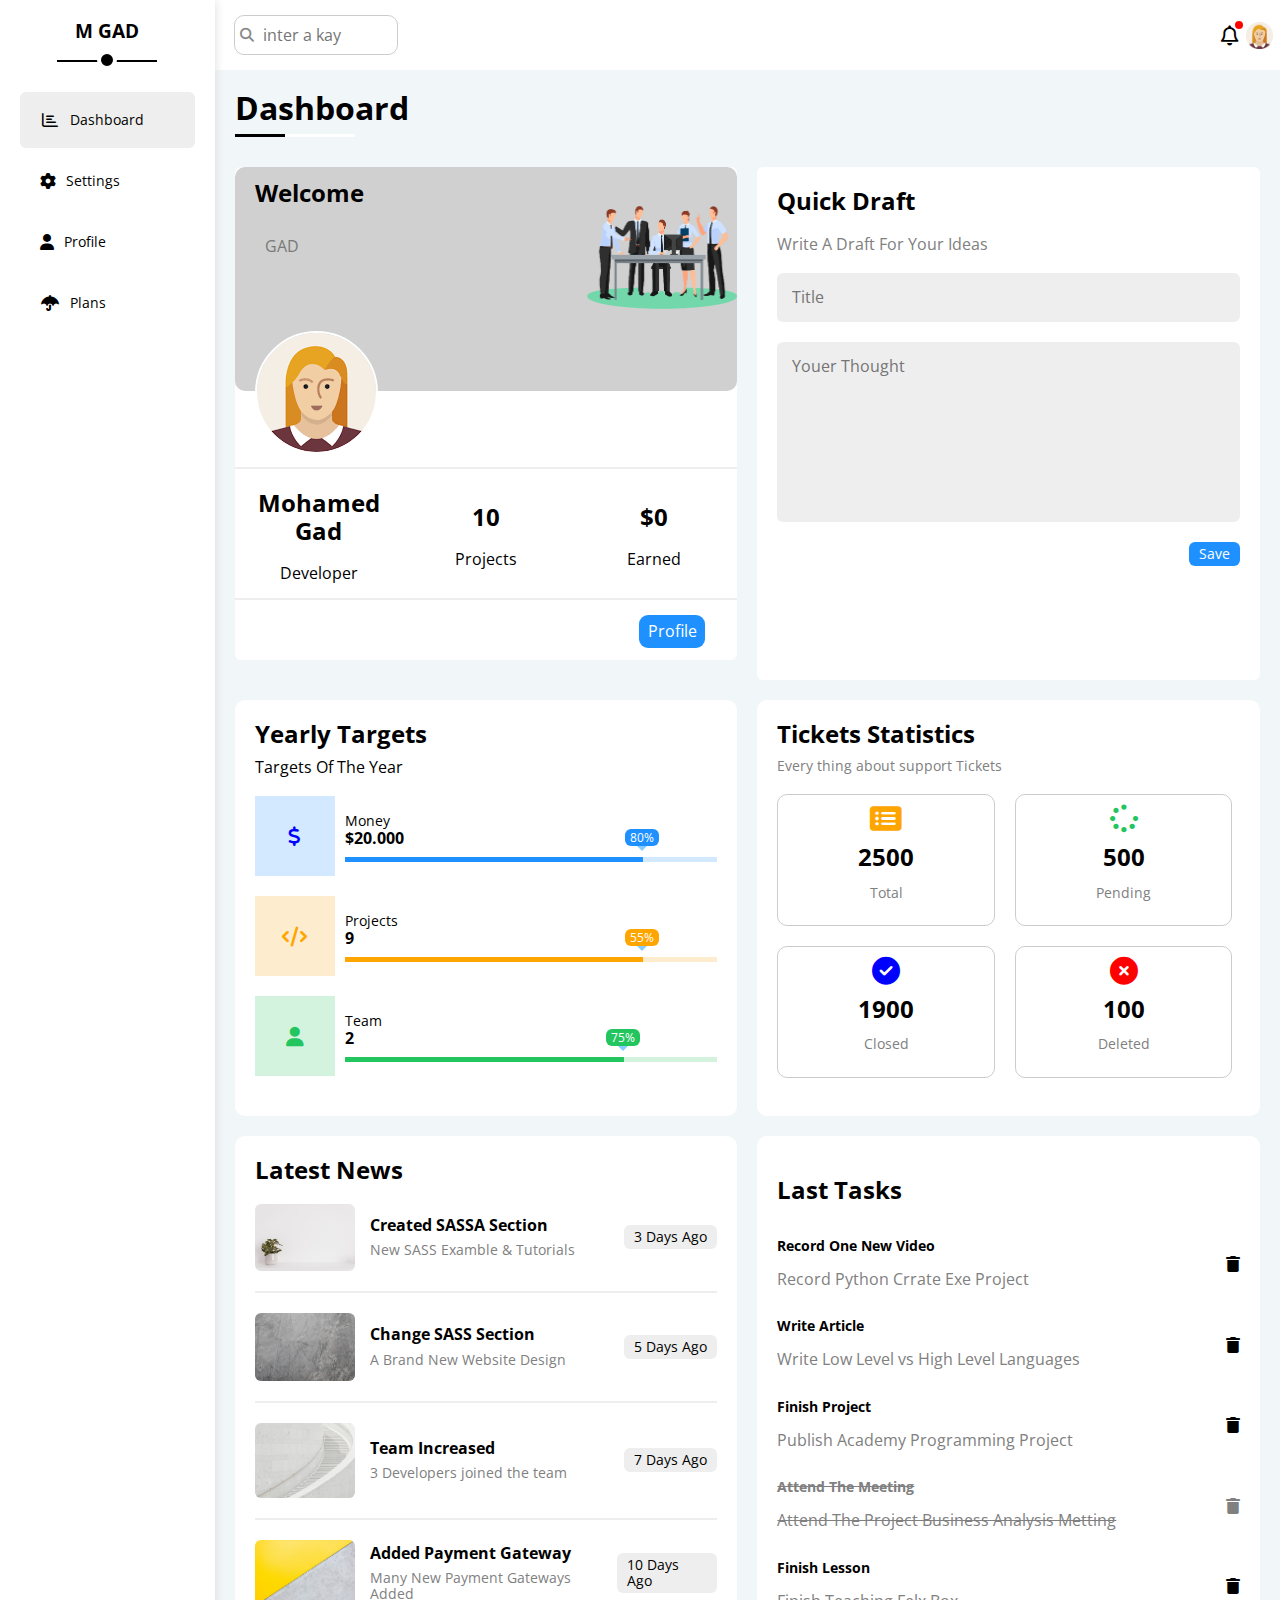
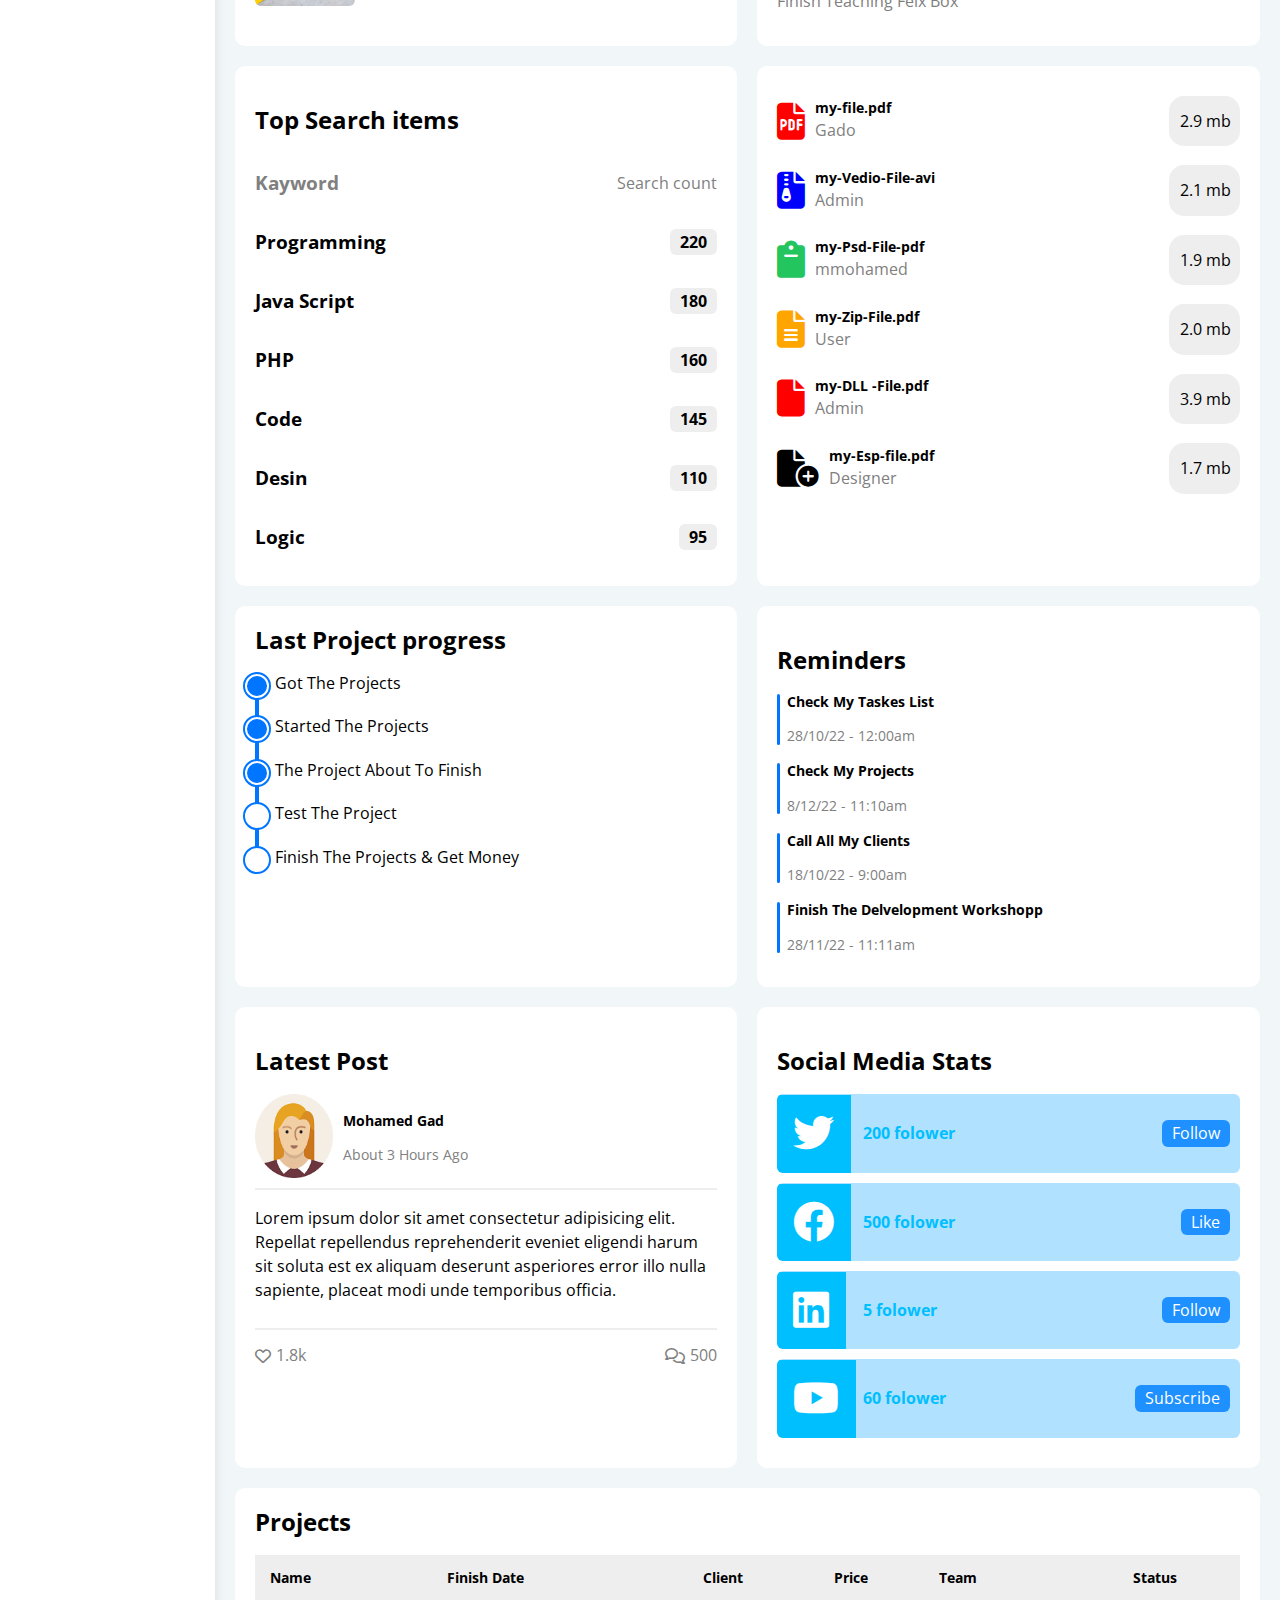
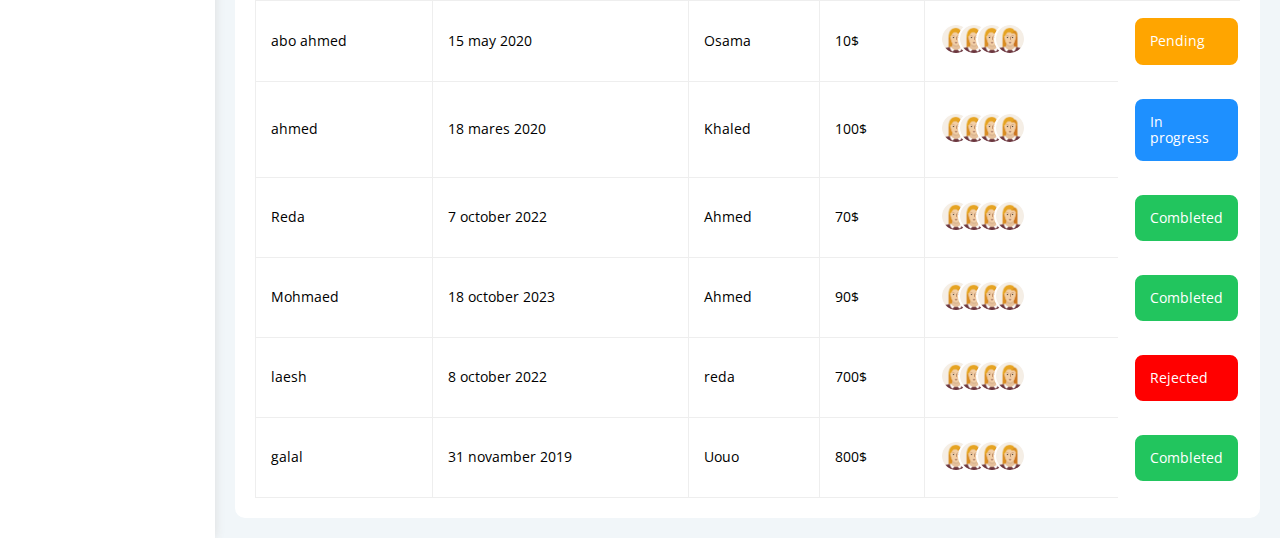
<file: index.html>
<!DOCTYPE html>
<html>


<head>
    <meta charset="utf-8" />

    <meta name="description" content=" " />

    <title>Dashboard</title>
    <link rel="stylesheet" href="css/framework.css">
    <link rel="stylesheet" href="css/style.css">

    <link rel="icon" href="">

    <link rel="preconnect" href="https://fonts.gstatic.com" crossorigin>
    <link href="https://fonts.googleapis.com/css2?family=Work+Sans:wght@200;300;400;500;600;700;800&display=swap"
        rel="stylesheet">
    <link rel="stylesheet" href="css/all.min.css">
    <link rel="preconnect" href="https://fonts.googleapis.com">
    <link rel="preconnect" href="https://fonts.gstatic.com" crossorigin>
    <link
        href="https://fonts.googleapis.com/css2?family=Open+Sans:wght@400;700&family=Work+Sans:wght@200;300;400;500;600;700;800&display=swap"
        rel="stylesheet">
    <link rel="stylesheet" href="css/normalize.css">

</head>

<body>
    <div class="page d-felx">
        <div class="sidebar bg-white p-20 p-relative">
            <h3 class="p-relative txt-c mt-0">M GAD</h3>
            <ul>
                <li>
                    <a href="index.html" class="active d-felx align-center c-balck rad-6 p-20 ">
                        <i class="fa-regular fa-chart-bar fa-fw"></i>
                        <span>Dashboard</span>
                    </a>
                </li>
                <li>
                    <a href="Setting.html" class=" d-felx align-center c-balck rad-6 p-20 ">
                        <i class="fa-solid fa-gear"></i>
                        <span>Settings</span>
                    </a>
                </li>
                <li>
                    <a href="Profile.html" class=" d-felx align-center c-balck rad-6 p-20 ">
                        <i class="fa-solid fa-user"></i>
                        <span>Profile</span>
                    </a>
                </li>
                <li>
                    <a href="PLan.html" class=" d-felx align-center c-balck rad-6 p-20 ">
                        <i class="fa-sharp fa-solid fa-umbrella"></i>
                        <span>Plans</span>
                    </a>
                </li>
            </ul>
        </div>
        <div class=" content w-full">
            <div class="head bg-white between-felx p-15">
                <div class="search p-relative">
                    <input class="p-10" type="search" placeholder="inter a kay">
                </div>
                <div class="icons d-felx align-center">
                    <span class="notifaction p-relative ">
                        <i class="fa-regular fa-bell fa-lg"></i>
                    </span>
                    <img src="image/avatar.png" alt="">
                </div>
            </div>
            <h1 class="p-relative">Dashboard</h1>
            <div class="wrapper bg-white d-grid gap-20 ">
                <div class="welcome bg-white p-relative rad-6 mb-20 pb-20 mobile-pb-20">
                    <div class="intro mt-0">
                        <h2 class="m-20 mt-0 pt-12">Welcome</h2>
                        <p class="m-20 p-10 font-c">GAD</p>
                        <img src="image/handcheck-removebg-preview.png" class="handcheck hide-mobile" alt="handcheck">
                    </div>
                    <img src="image/avatar.png" class="avatar hide-mobile" alt="avatar">
                    <div class="ruslt d-felx txt-c block-mobile">
                        <div class="">
                            <h2>Mohamed Gad</h2>
                            <p>Developer</p>
                        </div>
                        <div class="">
                            <h2>10</h2>
                            <p>Projects</p>
                        </div>
                        <div class="">
                            <h2>$0</h2>
                            <p>Earned</p>
                        </div>
                    </div>
                    <ul class="">
                        <li>
                            <a href="Profile">Profile</a>
                        </li>
                    </ul>
                </div>
                <div class="Quick-Draft bg-white p-20 rad-6">
                    <h2 class="mt-0 mb-20">Quick Draft</h2>
                    <p class="mt-0 mb-20 c-gray">Write A Draft For Your Ideas </p>
                    <form>
                        <input type="text" class="mb-20 p-15 bg-eee w-full b-none rad-6 d-block " placeholder="Title">
                        <textarea class="mb-20 p-15 bg-eee w-full b-none rad-6 d-block"
                            placeholder="Youer Thought"></textarea>
                        <input type="submit" value="Save"
                            class="save bg-blue fs-14 c-white b-none d-block w-fit btn-shape">
                    </form>
                </div>
                <div class="targets p-20 bg-white rad-10">
                    <h2 class="mt-0 mb-10">Yearly Targets</h2>
                    <p class="mt-0 mb-20 c-grey fs-15">Targets Of The Year</p>
                    <div class="target-row mb-20 blue center-flex">
                        <div class="icon center-flex">
                            <i class="fa-solid fa-dollar-sign fa-lg c-blue"></i>
                        </div>
                        <div class="details">
                            <span class="fs-14 c-grey">Money</span>
                            <span class="d-block mt-5 mb-10 fw-bold">$20.000</span>
                            <div class="progress p-relative">
                                <span class="bg-blue blue" style="width: 80%">
                                    <span class="bg-blue">80%</span>
                                </span>
                            </div>
                        </div>
                    </div>
                    <div class="target-row mb-20 center-flex orange">
                        <div class="icon center-flex">
                            <i class="fa-solid fa-code fa-lg c-orange"></i>
                        </div>
                        <div class="details">
                            <span class="fs-14 c-grey">Projects</span>
                            <span class="d-block mt-5 mb-10 fw-bold">9</span>
                            <div class="progress p-relative">
                                <span class="bg-orange orange" style="width: 80%">
                                    <span class="bg-orange">55%</span>
                                </span>
                            </div>
                        </div>
                    </div>
                    <div class="target-row mb-20 center-flex green">
                        <div class="icon center-flex">
                            <i class="fa-solid fa-user fa-lg c-green"></i>
                        </div>
                        <div class="details">
                            <span class="fs-14 c-grey">Team</span>
                            <span class="d-block mt-5 mb-10 fw-bold">2</span>
                            <div class="progress p-relative">
                                <span class="bg-green green" style="width: 75%">
                                    <span class="bg-green">75%</span>
                                </span>
                            </div>
                        </div>
                    </div>
                </div>
                <div class="tickets rad-10 bg-white p-20">
                    <h2 class="mt-0 mb-10 ">Tickets Statistics</h2>
                    <p class="mt-0 mb-20 c-gray fs-14 ">Every thing about support Tickets</p>
                    <div class="d-felx f-wrap txt-c gap-20 ">
                        <div class="box c-gray fs-14 p-10 rad-10">
                            <i class="fa-solid fa-rectangle-list fa-2x mb-10 c-orange"></i>
                            <span class="fw-bold fs-24 c-black d-block mb-10">2500</span>
                            <p class="c-gray">Total</p>
                        </div>
                        <div class="box c-gray fs-14 p-10 rad-10">
                            <i class="fa-solid fa-spinner fa-2x mb-10 c-green"></i>
                            <span class="fw-bold fs-24 c-black d-block mb-10">500</span>
                            <p class="c-gray">Pending</p>
                        </div>
                        <div class="box c-gray fs-14 p-10 rad-10">
                            <i class="fa-solid fa-circle-check fa-2x mb-10 c-blue"></i>
                            <span class="fw-bold fs-24 c-black d-block mb-10">1900</span>
                            <p class="c-gray">Closed</p>
                        </div>
                        <div class="box c-gray fs-14 p-10 rad-10">
                            <i class="fa-solid fa-circle-xmark fa-2x mb-10 c-red"></i>
                            <span class="fw-bold fs-24 c-black d-block mb-10">100</span>
                            <p class="c-gray">Deleted</p>
                        </div>
                    </div>
                </div>
                <div class="last-news rad-10 bg-white txt-c-mobile p-20">
                    <h2 class="mt-0 mb-20 ">Latest News</h2>
                    <div class="news-rows d-felx align-center">
                        <img src="image/news 01.jpg" alt="">
                        <div class="info">
                            <h3>Created SASSA Section</h3>
                            <p class="fs-14 c-gray m-0">New SASS Examble & Tutorials</p>
                        </div>
                        <div class="btn-shape fs-14 bg-eee lable">3 Days Ago</div>
                    </div>
                    <div class="news-rows d-felx align-center">
                        <img src="image/news 02.jpg" alt="">
                        <div class="info">
                            <h3>Change SASS Section</h3>
                            <p class="fs-14 c-gray m-0">A Brand New Website Design</p>
                        </div>
                        <div class="btn-shape fs-14 bg-eee lable">5 Days Ago</div>
                    </div>
                    <div class="news-rows d-felx align-center">
                        <img src="image/news 03.jpg" alt="">
                        <div class="info">
                            <h3>Team Increased</h3>
                            <p class="fs-14 c-gray m-0">3 Developers joined the team </p>
                        </div>
                        <div class="btn-shape fs-14 bg-eee lable">7 Days Ago</div>
                    </div>
                    <div class="news-rows d-felx align-center">
                        <img src="image/news 04.jpg" alt="">
                        <div class="info">
                            <h3>Added Payment Gateway</h3>
                            <p class="fs-14 c-gray m-0">Many New Payment Gateways Added</p>
                        </div>
                        <div class="btn-shape fs-14 bg-eee lable">10 Days Ago</div>
                    </div>
                </div>
                <div class="tasks bg-white rad-10 p-20 txt-c-mobile">
                    <h2 class="c-black">Last Tasks</h2>
                    <div class="task-row d-felx align-center">
                        <div class="info fx-1">
                            <h3 class="c-black fw-bold fs-14">Record One New Video</h3>
                            <p class="c-gray ">Record Python Crrate Exe Project</p>
                        </div>
                        <i class="fa-solid fa-trash c-balck"></i>
                    </div>
                    <div class="task-row d-felx align-center">
                        <div class="info fx-1">
                            <h3 class="c-black fw-bold fs-14">Write Article</h3>
                            <p class="c-gray ">Write Low Level vs High Level Languages</p>
                        </div>
                        <i class="fa-solid fa-trash c-balck"></i>
                    </div>
                    <div class="task-row d-felx align-center">
                        <div class="info fx-1">
                            <h3 class="c-black fw-bold fs-14">Finish Project</h3>
                            <p class="c-gray ">Publish Academy Programming Project</p>
                        </div>
                        <i class="fa-solid fa-trash c-balck"></i>
                    </div>
                    <div class="task-row d-felx align-center">
                        <div class="info fx-1">
                            <h3 class="c-gray fw-bold fs-14"><del>Attend The Meeting</del> </h3>
                            <p class="c-gray "><del>Attend The Project Business Analysis Metting</del></p>
                        </div>
                        <i class="fa-solid fa-trash c-gray"></i>
                    </div>
                    <div class="task-row d-felx align-center">
                        <div class="info fx-1">
                            <h3 class="c-black fw-bold fs-14">Finish Lesson </h3>
                            <p class="c-gray ">Finish Teaching Felx Box</p>
                        </div>
                        <i class="fa-solid fa-trash c-balck"></i>
                    </div>
                </div>
                <div class="search-items  bg-white rad-10 p-20 ">
                    <h2 class="c-black">Top Search items</h2>
                    <div class="search-row d-felx align-center">
                        <div class="info fx-1">
                            <h3 class="c-gray">Kayword</h3>
                        </div>
                        <div>
                            <p class="c-gray fs-15 ">Search count</p>
                        </div>
                    </div>
                    <div class="search-row d-felx align-center">
                        <div class="info fx-1">
                            <h3 class="c-black ">Programming</h3>
                        </div>
                        <div>
                            <p class="c-black fs-15 btn-shape bg-eee fw-bold">220</p>
                        </div>
                    </div>
                    <div class="search-row d-felx align-center">
                        <div class="info fx-1">
                            <h3 class="c-black">Java Script</h3>
                        </div>
                        <div>
                            <p class="c-black fs-15 btn-shape bg-eee fw-bold">180</p>
                        </div>
                    </div>
                    <div class="search-row d-felx align-center">
                        <div class="info fx-1">
                            <h3 class="c-black">PHP</h3>
                        </div>
                        <div>
                            <p class="c-black fs-15 btn-shape bg-eee fw-bold">160</p>
                        </div>
                    </div>
                    <div class="search-row d-felx align-center">
                        <div class="info fx-1">
                            <h3 class="c-black">Code</h3>
                        </div>
                        <div>
                            <p class="c-black fs-15 btn-shape bg-eee fw-bold">145 </p>
                        </div>
                    </div>
                    <div class="search-row d-felx align-center">
                        <div class="info fx-1">
                            <h3 class="c-black">Desin </h3>
                        </div>
                        <div>
                            <p class="c-black fs-15 btn-shape bg-eee fw-bold">110</p>
                        </div>
                    </div>
                    <div class="search-row d-felx align-center">
                        <div class="info fx-1">
                            <h3 class="c-black">Logic</h3>
                        </div>
                        <div>
                            <p class="c-black fs-15 btn-shape bg-eee fw-bold">95</p>
                        </div>
                    </div>
                </div>
                <div class="latest-uploade bg-white rad-10 p-20">
                    <div class="uploade-row d-felx align-center">
                        <i class="fa-solid fa-file-pdf fa-2x c-red "></i>
                        <div class="info fx-1">
                            <H3 class="c-black fs-14">my-file.pdf</H3>
                            <p class="c-gray">Gado</p>
                        </div>
                        <div class=" bg-eee lable">
                            <p>2.9 mb</p>
                        </div>
                    </div>
                    <div class="uploade-row d-felx align-center">
                        <i class="fa-solid fa-file-zipper c-blue"></i>
                        <div class="info fx-1">
                            <H3 class="c-black fs-14">my-Vedio-File-avi</H3>
                            <p class="c-gray">Admin</p>
                        </div>
                        <div class=" bg-eee lable">
                            <p>2.1 mb</p>
                        </div>
                    </div>
                    <div class="uploade-row d-felx align-center">
                        <i class="fa-regular fa-clipboard c-green"></i>
                        <div class="info fx-1">
                            <H3 class="c-black fs-14">my-Psd-File-pdf</H3>
                            <p class="c-gray">mmohamed</p>
                        </div>
                        <div class=" bg-eee lable">
                            <p>1.9 mb</p>
                        </div>
                    </div>
                    <div class="uploade-row d-felx align-center">
                        <i class="fa-solid fa-file-lines c-orange"></i>
                        <div class="info fx-1">
                            <H3 class="c-black fs-14">my-Zip-File.pdf</H3>
                            <p class="c-gray">User</p>
                        </div>
                        <div class=" bg-eee lable">
                            <p>2.0 mb</p>
                        </div>
                    </div>
                    <div class="uploade-row d-felx align-center">
                        <i class="fa-solid fa-file c-red"></i>
                        <div class="info fx-1">
                            <H3 class="c-black fs-14">my-DLL -File.pdf</H3>
                            <p class="c-gray">Admin</p>
                        </div>
                        <div class=" bg-eee lable">
                            <p>3.9 mb</p>
                        </div>
                    </div>
                    <div class="uploade-row d-felx align-center">
                        <i class="fa-solid fa-file-circle-plus c-black"></i>
                        <div class="info fx-1">
                            <H3 class="c-black fs-14">my-Esp-file.pdf</H3>
                            <p class="c-gray">Designer</p>
                        </div>
                        <div class=" bg-eee lable">
                            <p>1.7 mb</p>
                        </div>
                    </div>
                </div>
                <div class="last-project bg-white rad-10 p-20 p-relative">
                    <h2 class="mt-0 mb-20 c-balck">Last Project progress</h2>
                    <ul class="p-relative">
                        <li class="done mb-25">Got The Projects</li>
                        <li class="done mb-25">Started The Projects</li>
                        <li class="done mb-25">The Project About To Finish</li>
                        <li class="currant mb-25">Test The Project</li>
                        <li class="mb-25">Finish The Projects & Get Money</li>
                    </ul>
                </div>
                <div class="reminder bg-white rad-10 p-20">
                    <h2>Reminders</h2>
                    <div class="ckecked p-relative">
                        <h4 class="fs-14 ml-10">Check My Taskes List</h4>
                        <p class="fs-14 c-gray ml-10">28/10/22 - 12:00am</p>
                    </div>
                    <div class="ckecked p-relative">
                        <h4 class="fs-14 ml-10">Check My Projects</h4>
                        <p class="fs-14 c-gray ml-10">8/12/22 - 11:10am</p>
                    </div>
                    <div class="ckecked p-relative">
                        <h4 class="fs-14 ml-10">Call All My Clients</h4>
                        <p class="fs-14 c-gray ml-10">18/10/22 - 9:00am</p>
                    </div>
                    <div class="ckecked p-relative">
                        <h4 class="fs-14 ml-10">Finish The Delvelopment Workshopp</h4>
                        <p class="fs-14 c-gray ml-10">28/11/22 - 11:11am</p>
                    </div>
                </div>
                <div class="latest-post bg-white rad-10 p-20">
                    <h2>Latest Post</h2>
                    <div class="about d-felx">
                        <img src="image/avatar.png" alt="">
                        <div class="info ml-10">
                            <H4 class="fs-14 ">Mohamed Gad</H4>
                            <p class="c-gray fs-14">About 3 Hours Ago</p>
                        </div>
                    </div>
                    <div class="post">
                        <div class="about">
                            <p>Lorem ipsum dolor sit amet consectetur adipisicing elit. Repellat repellendus
                                reprehenderit eveniet eligendi harum sit soluta est ex aliquam deserunt asperiores error
                                illo nulla sapiente, placeat modi unde temporibus officia.</p>
                        </div>
                    </div>
                    <div class="foter between-felx">
                        <div class="lol d-felx">
                            <i class="fa-regular fa-heart c-gray"></i>
                            <p class="c-gray">1.8k</p>
                        </div>
                        <div class="d-felx">
                            <i class="fa-regular fa-comments c-gray"></i>
                            <p class="c-gray">500</p>
                        </div>
                    </div>
                </div>
                <div class="social-media  bg-white rad-10 p-20">
                    <h2>Social Media Stats</h2>
                    <div class="content d-felx between-felx bg-blue2 p-10 rad-6 ov-flow mb-10">
                        <div class="right d-felx p-relative ">
                            <i class="fa-brands fa-twitter "></i>
                            <p class="c-blue fw-bold">200 folower</p>
                        </div>
                        <div class="">
                            <p class="btn-shape bg-blue c-white">Follow</p>
                        </div>
                    </div>
                    <div class="content d-felx between-felx bg-blue2 p-10 rad-6 ov-flow mb-10">
                        <div class="right d-felx p-relative">
                            <i class="fa-brands fa-facebook"></i>
                            <p class="c-blue fw-bold">500 folower</p>
                        </div>
                        <div class="">
                            <p class="btn-shape bg-blue c-white">Like</p>
                        </div>
                    </div>
                    <div class="content d-felx between-felx bg-blue2 p-10 rad-6 ov-flow mb-10">
                        <div class="right d-felx p-relative">
                            <i class="fa-brands fa-linkedin"></i>
                            <p class="c-blue fw-bold">5 folower</p>
                        </div>
                        <div class="">
                            <p class="btn-shape bg-blue c-white">Follow</p>
                        </div>
                    </div>
                    <div class="content d-felx between-felx bg-blue2 p-10 rad-6 ov-flow mb-10">
                        <div class="right d-felx p-relative">
                            <i class="fa-brands fa-youtube bg-red"></i>
                            <p class="c-red fw-bold">60 folower</p>
                        </div>
                        <div class="">
                            <p class="btn-shape bg-blue c-white">Subscribe</p>
                        </div>
                    </div>
                </div>
            </div>
            <!-- start Project -->
            <div class="projects p-20 rad-10 bg-white m-20">
                <h2 class="mt-0 mb-20">Projects</h2>
                <div class="responsive-table">
                    <table class="w-full fs-14">
                        <thead>
                            <tr>
                                <td>Name</td>
                                <td>Finish Date</td>
                                <td>Client</td>
                                <td>Price</td>
                                <td>Team</td>
                                <td>Status</td>
                            </tr>
                        </thead>
                        <tbody>
                            <tr>
                                <td>abo ahmed</td>
                                <td>15 may 2020</td>
                                <td>Osama</td>
                                <td>10$</td>
                                <td>
                                    <img src="image/avatar.png" alt="">
                                    <img src="image/avatar.png" alt="">
                                    <img src="image/avatar.png" alt="">
                                    <img src="image/avatar.png" alt="">
                                </td>
                                <td class="botton bg-orange btn-shape c-white">Pending</td>
                            </tr>
                            <tr>
                                <td>ahmed</td>
                                <td>18 mares 2020</td>
                                <td>Khaled</td>
                                <td>100$</td>
                                <td>
                                    <img src="image/avatar.png" alt="">
                                    <img src="image/avatar.png" alt="">
                                    <img src="image/avatar.png" alt="">
                                    <img src="image/avatar.png" alt="">
                                </td>
                                <td class="botton bg-blue btn-shape c-white">In progress</td>
                            </tr>
                            <tr>
                                <td>Reda </td>
                                <td>7 october 2022</td>
                                <td>Ahmed</td>
                                <td>70$</td>
                                <td>
                                    <img src="image/avatar.png" alt="">
                                    <img src="image/avatar.png" alt="">
                                    <img src="image/avatar.png" alt="">
                                    <img src="image/avatar.png" alt="">
                                </td>
                                <td class="botton bg-green btn-shape c-white">Combleted</td>
                            </tr>
                            <tr>
                                <td>Mohmaed</td>
                                <td>18 october 2023</td>
                                <td>Ahmed</td>
                                <td>90$</td>
                                <td>
                                    <img src="image/avatar.png" alt="">
                                    <img src="image/avatar.png" alt="">
                                    <img src="image/avatar.png" alt="">
                                    <img src="image/avatar.png" alt="">
                                </td>
                                <td class="botton bg-green btn-shape c-white">Combleted</td>
                            </tr>
                            <tr>
                                <td>laesh</td>
                                <td>8 october 2022</td>
                                <td>reda</td>
                                <td>700$</td>
                                <td>
                                    <img src="image/avatar.png" alt="">
                                    <img src="image/avatar.png" alt="">
                                    <img src="image/avatar.png" alt="">
                                    <img src="image/avatar.png" alt="">
                                </td>
                                <td class="botton bg-red btn-shape c-white">Rejected</td>
                            </tr>
                            <tr>
                                <td>galal</td>
                                <td>31 novamber 2019</td>
                                <td>Uouo</td>
                                <td>800$</td>
                                <td>
                                    <img src="image/avatar.png" alt="">
                                    <img src="image/avatar.png" alt="">
                                    <img src="image/avatar.png" alt="">
                                    <img src="image/avatar.png" alt="">
                                </td>
                                <td class="botton bg-green btn-shape c-white">Combleted</td>
                            </tr>
                        </tbody>
                    </table>
                </div>
            </div>
            <!-- End Project -->
        </div>
</body>
</file>
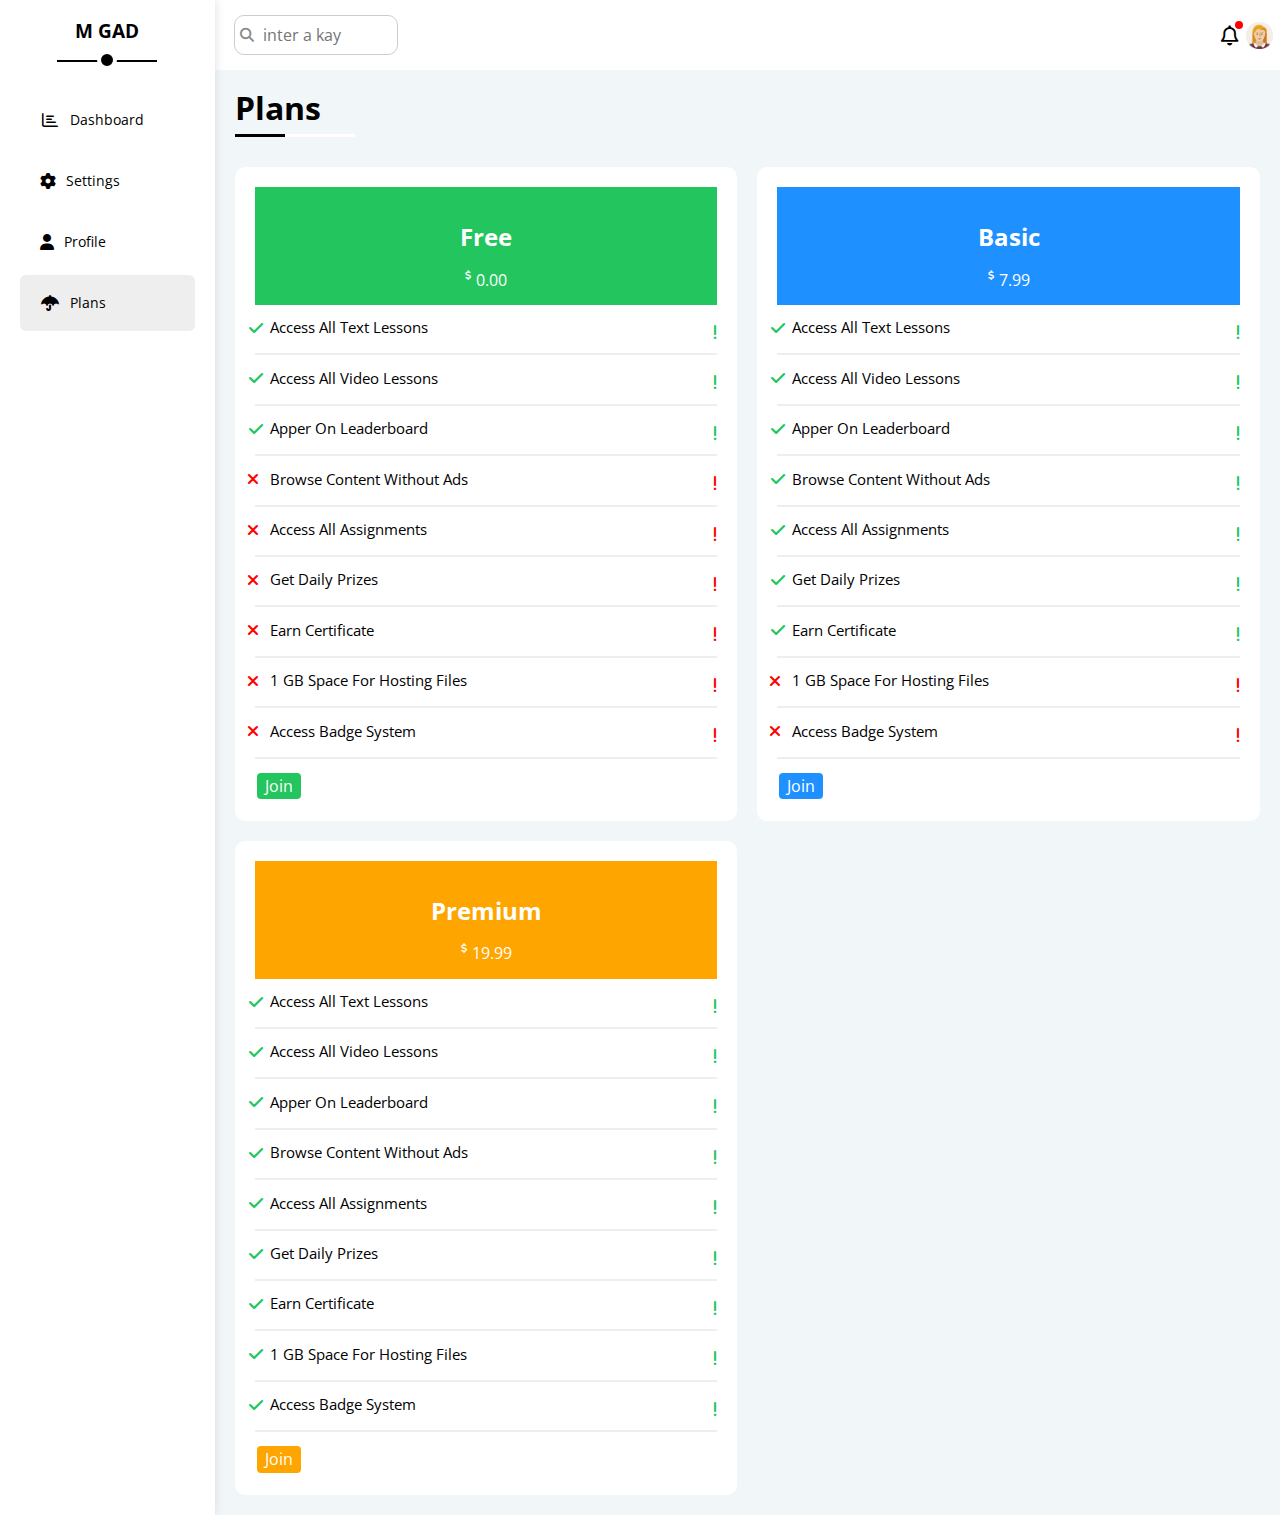
<file: PLan.html>
<!DOCTYPE html>
<html>


<head>
    <meta charset="utf-8" />

    <meta name="description" content=" " />

    <title>Profile</title>
    <link rel="stylesheet" href="css/framework.css">
    <link rel="stylesheet" href="css/style.css">

    <link rel="icon" href="">

    <link rel="preconnect" href="https://fonts.gstatic.com" crossorigin>
    <link href="https://fonts.googleapis.com/css2?family=Work+Sans:wght@200;300;400;500;600;700;800&display=swap"
        rel="stylesheet">
    <link rel="stylesheet" href="css/all.min.css">
    <link rel="preconnect" href="https://fonts.googleapis.com">
    <link rel="preconnect" href="https://fonts.gstatic.com" crossorigin>
    <link
        href="https://fonts.googleapis.com/css2?family=Open+Sans:wght@400;700&family=Work+Sans:wght@200;300;400;500;600;700;800&display=swap"
        rel="stylesheet">
    <link rel="stylesheet" href="css/normalize.css">

</head>

<body>
    <div class="page d-felx">
        <div class="sidebar bg-white p-20 p-relative">
            <h3 class="p-relative txt-c mt-0">M GAD</h3>
            <ul>
                <li>
                    <a href="index.html" class=" d-felx align-center c-balck rad-6 p-20 ">
                        <i class="fa-regular fa-chart-bar fa-fw"></i>
                        <span>Dashboard</span>
                    </a>
                </li>
                <li>
                    <a href="Setting.html" class=" d-felx align-center c-balck rad-6 p-20 ">
                        <i class="fa-solid fa-gear"></i>
                        <span>Settings</span>
                    </a>
                </li>
                <li>
                    <a href="Profile.html" class=" d-felx align-center c-balck rad-6 p-20 ">
                        <i class="fa-solid fa-user"></i>
                        <span>Profile</span>
                    </a>
                </li>
                <li>
                    <a href="PLan.html" class="active d-felx align-center c-balck rad-6 p-20 ">
                        <i class="fa-sharp fa-solid fa-umbrella"></i>
                        <span>Plans</span>
                    </a>
                </li>
            </ul>
        </div>
        <div class=" content w-full">
            <div class="head bg-white between-felx p-15">
                <div class="search p-relative">
                    <input class="p-10" type="search" placeholder="inter a kay">
                </div>
                <div class="icons d-felx align-center">
                    <span class="notifaction p-relative ">
                        <i class="fa-regular fa-bell fa-lg"></i>
                    </span>
                    <img src="image/avatar.png" alt="">
                </div>
            </div>
            <h1 class="p-relative">Plans</h1>
            <!-- Start-plans -->
            <div class="plan-page  m-20 d-grid gap-20">
                <!-- Start-first -->
                <div class="plan-sides bg-white rad-10 p-20 ">
                    <div class="header txt-c bg-green">
                        <div>
                            <h2>Free</h2>
                            <i class="fa-solid fa-dollar-sign"></i>
                            <span>0.00</span>
                        </div>
                    </div>
                    <div class="body mt-30">
                        <div class="d-felx">
                            <div class="upper fx-1">
                                <i class="fa-solid fa-check fx-1 c-green"></i>
                                <p>Access All Text Lessons</p>
                            </div>
                            <div class="onther p-relative"><i class="fas fa-exclamation"></i></div>
                        </div>
                    </div>
                    <div class="body mt-30">
                        <div class="d-felx">
                            <div class="upper fx-1">
                                <i class="fa-solid fa-check fx-1 c-green"></i>
                                <p>Access All Video Lessons</p>
                            </div>
                            <div class="onther p-relative"><i class="fas fa-exclamation"></i></div>
                        </div>
                    </div>
                    <div class="body mt-30">
                        <div class="d-felx">
                            <div class="upper fx-1 p-relative">
                                <i class="fa-solid fa-check fx-1 c-green"></i>
                                <p>Apper On Leaderboard</p>
                            </div>
                            <div class="onther p-relative"><i class="fas fa-exclamation"></i></div>
                        </div>
                    </div>
                    <div class="body mt-30">
                        <div class="d-felx">
                            <div class="upper fx-1 p-relative">
                                <i class="fa-solid fa-xmark c-red"></i>
                                <p>Browse Content Without Ads</p>
                            </div>
                            <div class="onther p-relative">
                                <i class="fas fa-exclamation c-red"></i>
                            </div>
                        </div>
                    </div>
                    <div class="body mt-30">
                        <div class="d-felx">
                            <div class="upper fx-1 p-relative">
                                <i class="fa-solid fa-xmark c-red"></i>
                                <p>Access All Assignments</p>
                            </div>
                            <div class="onther p-relative">
                                <i class="fas fa-exclamation c-red"></i>
                            </div>
                        </div>
                    </div>
                    <div class="body mt-30">
                        <div class="d-felx">
                            <div class="upper fx-1 p-relative">
                                <i class="fa-solid fa-xmark c-red"></i>
                                <p>Get Daily Prizes</p>
                            </div>
                            <div class="onther p-relative">
                                <i class="fas fa-exclamation c-red"></i>
                            </div>
                        </div>
                    </div>
                    <div class="body mt-30">
                        <div class="d-felx">
                            <div class="upper fx-1 p-relative">
                                <i class="fa-solid fa-xmark c-red"></i>
                                <p>Earn Certificate</p>
                            </div>
                            <div class="onther p-relative">
                                <i class="fas fa-exclamation c-red"></i>
                            </div>
                        </div>
                    </div>
                    <div class="body mt-30">
                        <div class="d-felx">
                            <div class="upper fx-1 p-relative">
                                <i class="fa-solid fa-xmark c-red"></i>
                                <p>1 GB Space For Hosting Files</p>
                            </div>
                            <div class="onther p-relative">
                                <i class="fas fa-exclamation c-red"></i>
                            </div>
                        </div>
                    </div>
                    <div class="body mt-30">
                        <div class="d-felx">
                            <div class="upper fx-1 p-relative">
                                <i class="fa-solid fa-xmark c-red"></i>
                                <p>Access Badge System</p>
                            </div>
                            <div class="onther p-relative">
                                <i class="fas fa-exclamation c-red"></i>
                            </div>
                        </div>
                    </div>
                    <button class=" btn-shap bg-green c-white rad-6">Join</button>
                </div>
                <!-- End-first -->
                <!-- Start-Sacond -->
                <div class="plan-sides bg-white rad-10 p-20 ">
                    <div class="header txt-c bg-blue">
                        <div>
                            <h2>Basic</h2>
                            <i class="fa-solid fa-dollar-sign"></i>
                            <span>7.99</span>
                        </div>
                    </div>
                    <div class="body mt-30">
                        <div class="d-felx">
                            <div class="upper fx-1">
                                <i class="fa-solid fa-check fx-1 c-green"></i>
                                <p>Access All Text Lessons</p>
                            </div>
                            <div class="onther p-relative"><i class="fas fa-exclamation"></i></div>
                        </div>
                    </div>
                    <div class="body mt-30">
                        <div class="d-felx">
                            <div class="upper fx-1">
                                <i class="fa-solid fa-check fx-1 c-green"></i>
                                <p>Access All Video Lessons</p>
                            </div>
                            <div class="onther p-relative"><i class="fas fa-exclamation"></i></div>
                        </div>
                    </div>
                    <div class="body mt-30">
                        <div class="d-felx">
                            <div class="upper fx-1 p-relative">
                                <i class="fa-solid fa-check fx-1 c-green"></i>
                                <p>Apper On Leaderboard</p>
                            </div>
                            <div class="onther p-relative"><i class="fas fa-exclamation"></i></div>
                        </div>
                    </div>
                    <div class="body mt-30">
                        <div class="d-felx">
                            <div class="upper fx-1 p-relative">
                                <i class="fa-solid fa-check fx-1 c-green"></i>
                                <p>Browse Content Without Ads</p>
                            </div>
                            <div class="onther p-relative">
                                <i class="fas fa-exclamation "></i>
                            </div>
                        </div>
                    </div>
                    <div class="body mt-30">
                        <div class="d-felx">
                            <div class="upper fx-1 p-relative">
                                <i class="fa-solid fa-check fx-1 c-green"></i>
                                <p>Access All Assignments</p>
                            </div>
                            <div class="onther p-relative">
                                <i class="fas fa-exclamation"></i>
                            </div>
                        </div>
                    </div>
                    <div class="body mt-30">
                        <div class="d-felx">
                            <div class="upper fx-1 p-relative">
                                <i class="fa-solid fa-check fx-1 c-green"></i>
                                <p>Get Daily Prizes</p>
                            </div>
                            <div class="onther p-relative">
                                <i class="fas fa-exclamation "></i>
                            </div>
                        </div>
                    </div>
                    <div class="body mt-30">
                        <div class="d-felx">
                            <div class="upper fx-1 p-relative">
                                <i class="fa-solid fa-check fx-1 c-green"></i>
                                <p>Earn Certificate</p>
                            </div>
                            <div class="onther p-relative">
                                <i class="fas fa-exclamation "></i>
                            </div>
                        </div>
                    </div>
                    <div class="body mt-30">
                        <div class="d-felx">
                            <div class="upper fx-1 p-relative">
                                <i class="fa-solid fa-xmark c-red"></i>
                                <p>1 GB Space For Hosting Files</p>
                            </div>
                            <div class="onther p-relative">
                                <i class="fas fa-exclamation c-red"></i>
                            </div>
                        </div>
                    </div>
                    <div class="body mt-30">
                        <div class="d-felx">
                            <div class="upper fx-1 p-relative">
                                <i class="fa-solid fa-xmark c-red"></i>
                                <p>Access Badge System</p>
                            </div>
                            <div class="onther p-relative">
                                <i class="fas fa-exclamation c-red"></i>
                            </div>
                        </div>
                    </div>
                    <button class=" btn-shap bg-blue c-white rad-6">Join</button>
                </div>
                <!-- End-Sacond -->
                <!-- Start-thrd -->
                <div class="plan-sides bg-white rad-10 p-20 ">
                    <div class="header txt-c bg-orange">
                        <div>
                            <h2>Premium</h2>
                            <i class="fa-solid fa-dollar-sign"></i>
                            <span>19.99</span>
                        </div>
                    </div>
                    <div class="body mt-30">
                        <div class="d-felx">
                            <div class="upper fx-1">
                                <i class="fa-solid fa-check fx-1 c-green"></i>
                                <p>Access All Text Lessons</p>
                            </div>
                            <div class="onther p-relative"><i class="fas fa-exclamation"></i></div>
                        </div>
                    </div>
                    <div class="body mt-30">
                        <div class="d-felx">
                            <div class="upper fx-1">
                                <i class="fa-solid fa-check fx-1 c-green"></i>
                                <p>Access All Video Lessons</p>
                            </div>
                            <div class="onther p-relative"><i class="fas fa-exclamation"></i></div>
                        </div>
                    </div>
                    <div class="body mt-30">
                        <div class="d-felx">
                            <div class="upper fx-1 p-relative">
                                <i class="fa-solid fa-check fx-1 c-green"></i>
                                <p>Apper On Leaderboard</p>
                            </div>
                            <div class="onther p-relative"><i class="fas fa-exclamation"></i></div>
                        </div>
                    </div>
                    <div class="body mt-30">
                        <div class="d-felx">
                            <div class="upper fx-1 p-relative">
                                <i class="fa-solid fa-check fx-1 c-green"></i>
                                <p>Browse Content Without Ads</p>
                            </div>
                            <div class="onther p-relative">
                                <i class="fas fa-exclamation "></i>
                            </div>
                        </div>
                    </div>
                    <div class="body mt-30">
                        <div class="d-felx">
                            <div class="upper fx-1 p-relative">
                                <i class="fa-solid fa-check fx-1 c-green"></i>
                                <p>Access All Assignments</p>
                            </div>
                            <div class="onther p-relative">
                                <i class="fas fa-exclamation"></i>
                            </div>
                        </div>
                    </div>
                    <div class="body mt-30">
                        <div class="d-felx">
                            <div class="upper fx-1 p-relative">
                                <i class="fa-solid fa-check fx-1 c-green"></i>
                                <p>Get Daily Prizes</p>
                            </div>
                            <div class="onther p-relative">
                                <i class="fas fa-exclamation "></i>
                            </div>
                        </div>
                    </div>
                    <div class="body mt-30">
                        <div class="d-felx">
                            <div class="upper fx-1 p-relative">
                                <i class="fa-solid fa-check fx-1 c-green"></i>
                                <p>Earn Certificate</p>
                            </div>
                            <div class="onther p-relative">
                                <i class="fas fa-exclamation "></i>
                            </div>
                        </div>
                    </div>
                    <div class="body mt-30">
                        <div class="d-felx">
                            <div class="upper fx-1 p-relative">
                                <i class="fa-solid fa-check fx-1 c-green"></i>
                                <p>1 GB Space For Hosting Files</p>
                            </div>
                            <div class="onther p-relative">
                                <i class="fas fa-exclamation "></i>
                            </div>
                        </div>
                    </div>
                    <div class="body mt-30">
                        <div class="d-felx">
                            <div class="upper fx-1 p-relative">
                                <i class="fa-solid fa-check fx-1 c-green"></i>
                                <p>Access Badge System</p>
                            </div>
                            <div class="onther p-relative">
                                <i class="fas fa-exclamation "></i>
                            </div>
                        </div>
                    </div>
                    <button class=" btn-shap bg-orange c-white rad-6">Join</button>
                </div>
                <!-- End-thrd -->
            </div>
            <!-- End-plans -->
        </div>
    </div>
</body>

</html>
</file>
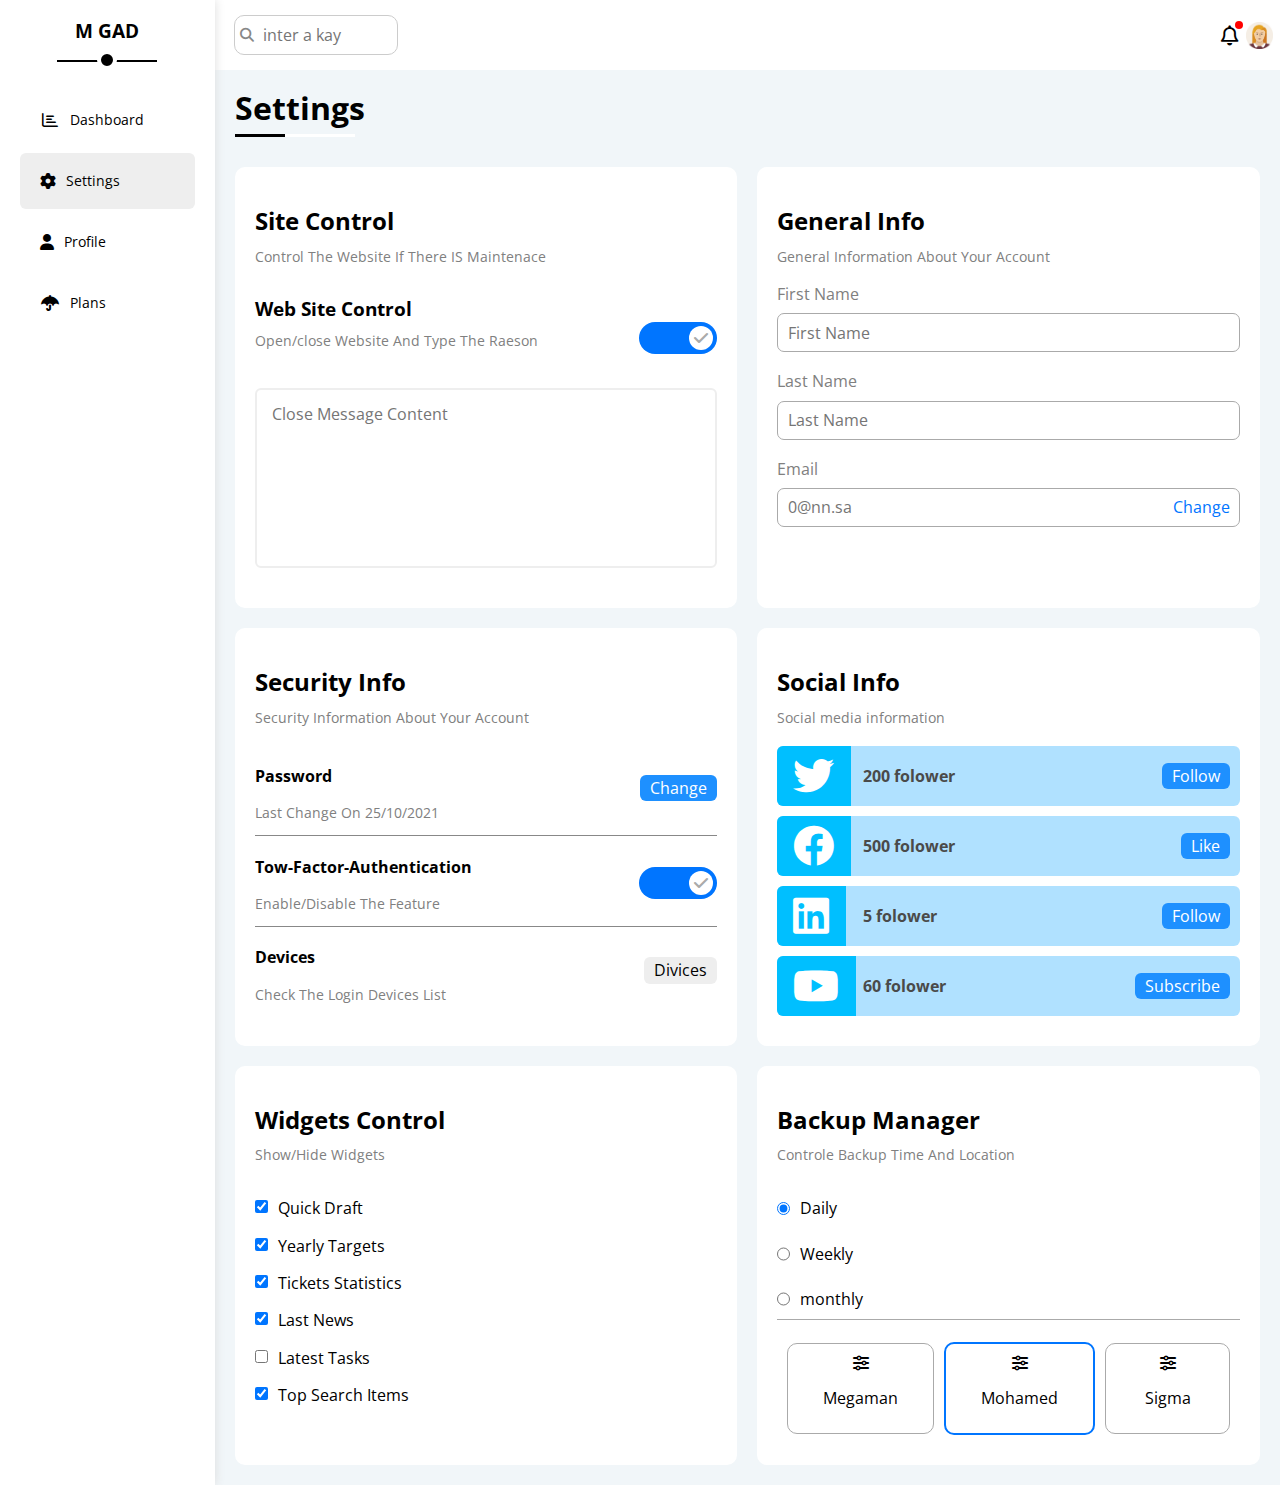
<file: Setting.html>
<!DOCTYPE html>
<html>


<head>
    <meta charset="utf-8" />

    <meta name="description" content=" " />

    <title>Settings</title>
    <link rel="stylesheet" href="css/framework.css">
    <link rel="stylesheet" href="css/style.css">

    <link rel="icon" href="">

    <link rel="preconnect" href="https://fonts.gstatic.com" crossorigin>
    <link href="https://fonts.googleapis.com/css2?family=Work+Sans:wght@200;300;400;500;600;700;800&display=swap"
        rel="stylesheet">
    <link rel="stylesheet" href="css/all.min.css">
    <link rel="preconnect" href="https://fonts.googleapis.com">
    <link rel="preconnect" href="https://fonts.gstatic.com" crossorigin>
    <link
        href="https://fonts.googleapis.com/css2?family=Open+Sans:wght@400;700&family=Work+Sans:wght@200;300;400;500;600;700;800&display=swap"
        rel="stylesheet">
    <link rel="stylesheet" href="css/normalize.css">

</head>

<body>

    <div class="page d-felx">
        <div class="sidebar bg-white p-20 p-relative">
            <h3 class="p-relative txt-c mt-0">M GAD</h3>
            <ul>
                <li>
                    <a href="index.html" class=" d-felx align-center c-balck rad-6 p-20 ">
                        <i class=" fa-regular fa-chart-bar fa-fw"></i>
                        <span>Dashboard</span>
                    </a>
                </li>
                <li>
                    <a href="Setting.html" class="active d-felx align-center c-balck rad-6 p-20 ">
                        <i class="fa-solid fa-gear"></i>
                        <span>Settings</span>
                    </a>
                </li>
                <li>
                    <a href="Profile.html" class=" d-felx align-center c-balck rad-6 p-20 ">
                        <i class="fa-solid fa-user"></i>
                        <span>Profile</span>
                    </a>
                </li>
                <li>
                    <a href="PLan.html" class=" d-felx align-center c-balck rad-6 p-20 ">
                        <i class="fa-sharp fa-solid fa-umbrella"></i>
                        <span>Plans</span>
                    </a>
                </li>
            </ul>
        </div>
        <div class=" content w-full">
            <div class="head bg-white between-felx p-15">
                <div class="search p-relative">
                    <input class="p-10" type="search" placeholder="inter a kay">
                </div>
                <div class="icons d-felx align-center">
                    <span class="notifaction p-relative ">
                        <i class="fa-regular fa-bell fa-lg"></i>
                    </span>
                    <img src="image/avatar.png" alt="">
                </div>
            </div>
            <h1 class="p-relative">Settings</h1>
            <div class="Settings-page m-20 d-grid gap-20">
                <div class="first-box p-20 bg-white rad-10 ">
                    <div class="">
                        <h2 class="fw-bold mb-10">Site Control</h2>
                        <p class="c-gray fs-14 ">Control The Website If There IS Maintenace</p>
                    </div>
                    <div class="">
                        <div class="d-felx ">
                            <div class="fx-1">
                                <h3 class="fw-bold mb-10">Web Site Control</h2>
                                    <p class="c-gray fs-14 ">Open/close Website And Type The Raeson </p>
                            </div>
                            <div class="">
                                <label for="">
                                    <input type="checkbox" class="toggle-checkbox " checked>
                                    <div class="toggle-switch"></div>
                                </label>
                            </div>
                        </div>

                        <div class="d-block text-area">
                            <textarea class="mb-20 p-15 bg-eee w-full b-none rad-6 d-block"
                                placeholder="Close Message Content"></textarea>
                        </div>
                    </div>

                </div>
                <div class="Second-box p-20 bg-white rad-10">
                    <h2 class="fw-bold mb-10">General Info</h2>
                    <p class="c-gray fs-14 mb-20">General Information About Your Account</p>
                    <div class="name">
                        <label class="d-block c-gray mb-10">First Name</label>
                        <input class="mb-20" type="name" placeholder="First Name" required>
                    </div>
                    <div class="name">
                        <label class="d-block c-gray mb-10">Last Name</label>
                        <input class="mb-20" type="name" placeholder="Last Name" required>
                    </div>
                    <div class="Email p-relative">
                        <label class="d-block c-gray mb-10">Email</label>
                        <input class="" type="email" placeholder="0@nn.sa" required>
                        <a href="">Change</a>

                    </div>
                </div>
                <div class="thrd-box p-20 bg-white rad-10">
                    <h2 class="fw-bold mb-10">Security Info</h2>
                    <p class="c-gray fs-14 mb-20">Security Information About Your Account</p>
                    <div class="pass d-felx">
                        <div class="fx-1">
                            <h4 class="mb-20">Password</h4>
                            <p class="c-gray fs-14">Last Change On 25/10/2021</p>
                        </div>
                        <div class="btn-shap">
                            <p class=" btn-shape bg-blue c-white">Change</p>
                        </div>
                    </div>
                    <div class="Control d-felx">
                        <div class="fx-1">
                            <h4 class="mb-20">Tow-Factor-Authentication</h4>
                            <p class="c-gray fs-14">Enable/Disable The Feature</p>
                        </div>
                        <DIV class="switch">

                        </DIV>
                    </div>
                    <div class="Devices d-felx">
                        <div class="fx-1">
                            <h4 class="mb-20">Devices</h4>
                            <p class="c-gray fs-14">Check The Login Devices List</p>
                        </div>
                        <DIV class="">
                            <p class="btn-shape bg-eee mt-30">Divices</p>
                        </DIV>
                    </div>
                </div>
                <div class="fourth-box p-20 bg-white rad-10">
                    <h2 class="fw-bold mb-10">Social Info</h2>
                    <p class="c-gray fs-14 mb-20">Social media information</p>
                    <div class="content d-felx between-felx bg-blue2 p-10 rad-6 ov-flow mb-10">
                        <div class="right d-felx p-relative ">
                            <i class="fa-brands fa-twitter "></i>
                            <p class="c-blue fw-bold">200 folower</p>
                        </div>
                        <div class="">
                            <p class="btn-shape bg-blue c-white">Follow</p>
                        </div>
                    </div>
                    <div class="content d-felx between-felx bg-blue2 p-10 rad-6 ov-flow mb-10">
                        <div class="right d-felx p-relative">
                            <i class="fa-brands fa-facebook"></i>
                            <p class="c-blue fw-bold">500 folower</p>
                        </div>
                        <div class="">
                            <p class="btn-shape bg-blue c-white">Like</p>
                        </div>
                    </div>
                    <div class="content d-felx between-felx bg-blue2 p-10 rad-6 ov-flow mb-10">
                        <div class="right d-felx p-relative">
                            <i class="fa-brands fa-linkedin"></i>
                            <p class="c-blue fw-bold">5 folower</p>
                        </div>
                        <div class="">
                            <p class="btn-shape bg-blue c-white">Follow</p>
                        </div>
                    </div>
                    <div class="content d-felx between-felx bg-blue2 p-10 rad-6 ov-flow mb-10">
                        <div class="right d-felx p-relative">
                            <i class="fa-brands fa-youtube "></i>
                            <p class=" fw-bold">60 folower</p>
                        </div>
                        <div class="">
                            <p class="btn-shape bg-blue c-white">Subscribe</p>
                        </div>
                    </div>
                </div>
                <div class="fifth-box p-20 bg-white rad-10">
                    <h2 class="fw-bold mb-10">Widgets Control</h2>
                    <p class="c-gray fs-14 mb-10">Show/Hide Widgets</p>
                    <div class="content d-felx mb-10">
                        <input type="checkbox" checked>
                        <p class="p-10">Quick Draft</p>
                    </div>
                    <div class="content d-felx ">
                        <input type="checkbox" checked>
                        <p class="p-10">Yearly Targets</p>
                    </div>
                    <div class="content d-felx ">
                        <input type="checkbox" checked>
                        <p class="p-10">Tickets Statistics</p>
                    </div>
                    <div class="content d-felx ">
                        <input type="checkbox" checked>
                        <p class="p-10">Last News</p>
                    </div>
                    <div class="content d-felx ">
                        <input type="checkbox">
                        <p class="p-10">Latest Tasks</p>
                    </div>
                    <div class="content d-felx ">
                        <input type="checkbox" checked>
                        <p class="p-10">Top Search Items</p>
                    </div>
                </div>
                <div class="sex-box p-20 bg-white rad-10">
                    <h2 class="fw-bold mb-10">Backup Manager</h2>
                    <p class="c-gray fs-14 mb-10">Controle Backup Time And Location</p>
                    <div class="content1">
                        <div class="d-felx mb-s25">
                            <input type="radio" checked>
                            <p class="p-10">Daily</p>
                        </div>
                        <div class="d-felx mb-s25">
                            <input type="radio">
                            <p class="p-10">Weekly</p>
                        </div>
                        <div class="d-felx mb-s25">
                            <input type="radio">
                            <p class="p-10">monthly</p>
                        </div>
                    </div>
                    <div class="content2 d-felx between-felx p-10">
                        <div class="Same txt-c p-10">
                            <i class="fa-sharp fa-solid fa-sliders"></i>
                            <p>Megaman</p>
                        </div>
                        <div class="Same p-10 txt-c">
                            <i class="fa-sharp fa-solid fa-sliders"></i>
                            <p>Mohamed</p>
                        </div>
                        <div class="Same txt-c p-10">
                            <i class="fa-sharp fa-solid fa-sliders"></i>
                            <p>Sigma</p>
                        </div>
                    </div>
                </div>

            </div>
        </div>
</body>

</html>
</file>
<file: css/framework.css>
:root {
    --blue-color: #0075ff;
    --blue-alt-color: #0d69d5;
    --orange-color: #f59e0b;
    --green-color: #22c55e;
    --red-color: #f44336;
    --grey-color: #888;
}

/* Start box */
.d-felx {
    display: flex;
}

.fx-1 {
    flex: 1;
}

.f-wrap {
    flex-wrap: wrap;
}

.d-block {
    display: block;
}

.align-center {
    align-items: center;
}

@media(max-width:767px) {
    .block-mobile {
        display: block;
    }

    .hide-mobile {
        display: none;
    }
}

/* End box */
/* Start padding and margin */
.p-20 {
    padding: 20px;
}

.font-c {
    color: #797979;
}

.p-15 {
    padding: 15px;
}

.p-10 {
    padding: 10px;
}

.pt-12 {
    padding-top: 12px;
}

.pb-20 {
    padding-bottom: 20px;
}

.m-20 {
    margin: 20px;
}

.m-10 {
    margin: 10px;
}

.m-0 {
    margin: 0;
}

.ml-10 {
    margin-left: 10px;
}

.mr-10 {
    margin-right: 10px;
}

.mt-0 {
    margin-top: 0;
}

.mt-10 {
    margin-top: 10px;
}

.mt-30 {
    margin-top: 30px;
}

.mb-20 {
    margin-bottom: 20px;
}

.mb-25 {
    margin-bottom: 25px;
}

.mb-s25 {
    margin-bottom: -25px;
}

.mb-10 {
    margin-bottom: 10px;
}

/*End padding and margin */
/* Start  color */
.bg-white {
    background-color: white;
}

.c-white {
    color: white;
}

.c-orange {
    color: orange;
}

.c-red {
    color: red;
}

.c-blue {
    color: blue;
}

.c-blue2 {
    color: #0075ff;

}

.c-green {
    color: #22c55e;
}

.bg-eee {
    background-color: #eee;
}

.bg-green {
    background-color: #22c55e;
}

.bg-blue {
    background-color: #1E90FF;
}

.bg-red {
    background-color: red;
}

.bg-blue2 {
    background-color: #009eff4f;
    ;
}

.bg-orange {
    background-color: orange;
}

.c-black {
    color: black;
}

.c-gray {
    color: gray;
}


/* End color */
/* Start relative */
.p-relative {
    position: relative;
}

.p-absolute {
    position: absolute;
}

/* End relative */
/* text centar */
.txt-c {
    text-align: center;
}

.fw-bold {
    font-weight: bold;
}

.fs-14 {
    font-size: 14px;
}

.fs-24 {
    font-size: 24px;
}

@media(max-width:767px) {
    .txt-c-mobile {
        text-align: center;
    }
}

/* text centar */
/* Start border */
.rad-6 {
    border-radius: 6px;
}

.rad-half {
    border-radius: 50%;
}

.rad-10 {
    border-radius: 10px;
}

.b-none {
    border: none;
}

.ov-flow {
    overflow: hidden;
}

/* End border */
.w-full {
    width: 100%;
}

.w-fit {
    width: fit-content;
}

.btn-shape {
    padding: 4px 10px;
    border-radius: 6px;
}

/*Start group */
.center-flex {
    display: flex;
    align-items: center;
    justify-content: center;
}

.between-felx {
    display: flex;
    align-items: center;
    justify-content: space-between;
}

/*End group */
.d-grid {
    display: grid;
}

.gap-20 {
    gap: 20px;
}
</file>
<file: css/style.css>
:root {
    --blue-color: #0075ff;
    --blue-alt-color: #0d69d5;
    --orange-color: #f59e0b;
    --green-color: #22c55e;
    --red-color: #f44336;
    --grey-color: #888;
}

* {
    box-sizing: border-box;
}

body {
    font-family: "open sans", "sans-serif";
    margin: 0;
    background-color: #f1f6f9;
}

*:focus {
    outline: none;
}

a {
    text-decoration: none;
}

ul {
    list-style: none;
    padding: 0;
    background-color: white;
}

::-webkit-scrollbar {
    width: 15px;
}

::-webkit-scrollbar-track {
    background-color: white;
}

::-webkit-scrollbar-thumb {
    background-color: var(--blue-color);
}

.page {
    min-height: 100vh;
    background-color: var(--fa-style-family-classic);
}

.sidebar {
    width: 250px;
    box-shadow: 0 0 10px #ddd;
}


.sidebar h3 {
    margin-bottom: 50px;
}

@media(max-width:767px) {
    .sidebar {
        width: 58px;
        padding: 10px;
    }

    .sidebar h3 {
        font-size: 13px;
        margin-bottom: 15px;
    }

    .sidebar h3::before,
    .sidebar h3::after {
        display: none;
    }

    .sidebar ul li a span {
        display: none;
    }

    .sidebar ul li a {
        justify-content: center;
    }
}

.sidebar h3::before {
    content: "";
    width: 100px;
    height: 2px;
    background-color: black;
    position: absolute;
    bottom: -20px;
    transform: translateX(-50%);
    left: 50%;
}

.sidebar h3::after {
    content: "";
    width: 12px;
    height: 12px;
    background-color: black;
    position: absolute;
    border-radius: 20px;
    bottom: -28px;
    transform: translateX(-50%);
    left: 50%;
    border: solid 4px white;
}

.sidebar ul li a {
    margin-bottom: 5px;
    transition: 0.3s;
    color: black;
}

.sidebar ul li a:hover,
.sidebar ul li .active {
    background-color: #eee;
}

.sidebar ul li a span {
    font-size: 14px;
    margin-left: 10px;
}

.content {
    overflow: hidden;

}

.head .search::before {
    content: "\f002";
    font-family: var(--fa-style-family-classic);
    font-weight: 900;
    font-size: 14px;
    position: absolute;
    left: 10px;
    top: 50%;
    transform: translateY(-50%);
    color: var(--grey-color);
}

.head .search input {
    margin-left: 4px;
    padding-left: 28px;
    border: solid 1px #ccc;
    border-radius: 10px;
    transition: width 0.3s;
    width: 164px;
}

.head .search input:focus {
    width: 200px;
}

.head .search input:focus::placeholder {
    opacity: 0;
}

.head .icons {
    position: relative;
    left: 100px;
}

.head .icons img {
    width: 19%;
    position: relative;
    margin-left: 7px;
}

.head .icons .notifaction::after {
    content: '';
    position: absolute;
    width: 8px;
    height: 8px;
    background: red;
    border-radius: 50%;
    right: -4px;
    top: -5px;
}

.page h1 {
    margin: 20px 20px 40px;
}

.page h1::after,
.page h1::before {
    content: "";
    height: 3px;
    position: absolute;
    bottom: -10px;
    left: 0;
}

.page h1::before {
    background-color: white;
    width: 120px;
}

.page h1::after {
    background-color: black;
    width: 50px;
}

/* proplem here */
.wrapper {
    grid-template-columns: repeat(auto-fill, minmax(450px, 1fr));
    margin-right: 20px;
    margin-left: 20px;
    background-color: var(--fa-style-family-classic);
    position: relative;
}

@media(max-width:767px) {
    .wrapper {
        grid-template-columns: minmax(200px, 1fr);
        margin-right: 10px;
        margin-left: 10px;
    }
}


.wrapper .welcome .intro {
    background-color: #c0c0c0c0;
    border-radius: 10px;
}

.wrapper .welcome .intro .handcheck {
    width: 30%;
    position: relative;
    LEFT: 70%;
    transform: translateY(-79px);
}

.wrapper .welcome .avatar {
    border: 2px solid white;
    border-radius: 50%;
    top: 164px;
    left: 20px;
    position: absolute;
}

.wrapper .welcome .ruslt {
    border-top: solid 2px #eee;
    border-bottom: solid 2px #eee;
    align-items: center;
    justify-content: center;
    margin-top: 76px;
}

.wrapper .welcome ul {
    margin-bottom: 40px;
}

.wrapper .welcome .ruslt>div {
    flex: 1;
}

.wrapper .welcome ul li a {
    position: absolute;
    transform: translateY(-28px);
    right: 32PX;
    COLOR: white;
    background-color: #1E90FF;
    padding: 7px 8px 7px 9px;
    border-radius: 9px;
    margin-top: 27px;
}

.wrapper .Quick-Draft textarea {
    resize: none;
    min-height: 180px;
}

.Quick-Draft .save {
    margin-left: auto;
    cursor: pointer;
    transition: 0.3s;
}

.targets .target-row .icon {
    width: 80px;
    height: 80px;
    margin-right: 10px;
}

.targets .details {
    flex: 1;
}

.targets .details .progress {
    height: 5px;
}

.targets .details .progress>span {
    position: absolute;
    left: 0;
    top: 0;
    height: 100%;
}

.targets .details .progress>span span {
    position: absolute;
    bottom: 16px;
    right: -16px;
    padding: 2px 5px;
    border-radius: 6px;
    font-size: 12px;
    color: white;
}

.targets .details .progress>span span::after {
    content: "";
    position: absolute;
    border-color: transparent;
    border-width: 5px;
    border-style: solid;
    bottom: -10px;
    border-top-color: rgb(14 155 255 / 50%);
    left: 50%;
    transform: translateX(-50%);
}

.blue .icon,
.blue .progress {
    background-color: rgb(30 144 255 / 20%);
}

.orange .icon,
.orange .progress {
    background-color: rgb(245 158 11 / 20%);
}

.green .icon,
.green .progress {
    background-color: rgb(34 197 94 / 20%);
}

.tickets .box {
    border: 1px solid #ccc;
    width: calc(57% - 10%);
}

@media(max-width:768px) {
    .tickets .box {
        width: 100%;
    }
}

.tasks .table {
    margin-bottom: -32px;
}

.tasks .table i {
    position: relative;
    left: 470px;
    top: -61px;
    font-size: 17px;
}

.last-news .news-rows:not(:last-of-type) {
    margin-bottom: 20px;
    padding-bottom: 20px;
    border-bottom: 2px solid #eee;
}

.last-news .news-rows img {
    width: 100px;
    border-radius: 6px;
    margin-right: 15px;

}

.last-news .info {
    flex-grow: 1;
}

.last-news .info h3 {
    margin: 0 0 8px 0;
    font-size: 16px;
}

@media(max-width:767px) {
    .last-news .news-rows {
        display: block;

    }

    .last-news .news-rows .lable {
        width: fit-content;
        margin: 10px auto;
    }
}

.latest-uploade .uploade-row .info p {
    position: relative;
    margin-top: -9px;
}

.latest-uploade .uploade-row i {
    padding-right: 10px;
    font-size: 37px;
    font-weight: 900;
}

.latest-uploade .uploade-row .lable {
    padding: 0px 9px 0px 11px;
    border-radius: 15px;
}

/* start */
.last-project ul {}

.last-project ul::before {
    content: '';
    width: 4px;
    height: 100%;
    background-color: var(--blue-color);
    position: absolute;
}

.last-project ul li {
    margin-left: 20px;
}

.last-project ul li::before {
    content: '';
    width: 20px;
    height: 20px;
    position: absolute;
    border: 2px white solid;
    border-radius: 23px;
    background-color: white;
    left: -10px;
    outline: 2px solid var(--blue-color);
}

.last-project ul li.done::before {
    background-color: var(--blue-color);
}

.last-project ul li.currant::before {
    animation: change-color 0.8s infinite alternate;
}

/* End */
/* Start inmation */
@keyframes change-color {
    from {
        background-color: var(--blue-color);
    }

    to {
        background-color: white;
    }
}

/* End inmation */
/* start */

.reminder .ckecked::before {
    content: '';
    width: 3px;
    height: 100%;
    background: var(--blue-color);
    position: absolute;
    border-radius: 12px;
}

/* end */
/* start */
.latest-post .about img {
    width: 17%;
}

.latest-post .about {
    border-bottom: #eee solid 2px;
    padding-bottom: 10px;
}

.latest-post .post .about {
    line-height: 1.5;
}

.latest-post .foter i {
    position: relative;
    bottom: -18px;
    margin-right: 5px;
}

/* end */
/* Start */
.social-media .content .right p {
    color: #00BFFF;
    margin-left: 76px;
}

.social-media .content .right i {
    position: absolute;
    top: -13px;
    color: white;
    background-color: #00BFFF;
    font-size: 41px;
    padding: 17px;
    left: -11px;
    height: 82px;
}

/* End */
/* Start progects */
.projects .responsive-table {
    overflow-x: auto;
}

.projects table {
    min-width: 1000px;
    border-spacing: 0;
}

.projects thead td {
    background-color: #eee;
    font-weight: bold;
}

.projects table td {
    padding: 15px;
}

.projects tbody td {
    border-bottom: solid 1px #eee;
    border-left: solid 1px #eee;
    transform: 0.3s;

}

.projects table img {
    width: 32px;
    height: 32px;
    padding: 2px;
    background-color: white;
    border-radius: 50%;
}

.projects table img:not(:first-child) {
    margin-left: -18px;
}


.projects tbody tr:hover td:not(:last-child) {
    background-color: #faf7f7;
}

.projects table tbody .botton {
    width: 43px;
    border: solid 17px white;
    border-radius: 25px;
}

/* End progects */
/* Start-setting */
.Settings-page {
    grid-template-columns: repeat(auto-fill, minmax(500px, 1fr));
}

@media(max-width:767px) {
    .Settings-page {
        grid-template-columns: repeat(auto-fill, minmax(400px, 1fr));
        margin-right: 10px;
        margin-left: 10px;
        gap: 10px;
    }

}

.toggle-checkbox {
    -webkit-appearance: none;
    appearance: none;
    width: 20%;
    height: 40px;
    position: relative;
    top: 40px;
    z-index: 1;
    right: -10px;
}

.toggle-switch {
    background-color: #eee;
    width: 78px;
    height: 32px;
    border-radius: 16px;
    position: relative;
    transition: 0.3s;
    cursor: pointer;
}

.toggle-switch::before {
    position: absolute;
    font-family: var(--fa-style-family-classic);
    content: "\f00d";
    font-weight: 900;
    background-color: white;
    width: 24px;
    height: 24px;

    border-radius: 50%;
    top: 4px;
    left: 4px;
    display: flex;
    align-items: center;
    justify-content: center;
    color: #aaa;
    transition: 0.3s
}

.Settings-page .toggle-checkbox:checked+.toggle-switch {
    background-color: var(--blue-color);
}

.Settings-page .toggle-checkbox:checked+.toggle-switch::before {
    content: "\f00c";
    left: 50px
}

.first-box textarea {
    resize: none;
    min-height: 180px;
    background-color: white;
    border: solid 2px #eee;
    margin-top: 25px;
}

.Second-box .name input {
    height: 39px;
    width: 100%;
    border: solid 1px #aaa;
    padding: 10px;
    border-radius: 7px;
}

.Second-box .Email input {
    height: 39px;
    width: 100%;
    border: solid 1px #aaa;
    padding: 10px;
    border-radius: 7px;
}

.Second-box .Email a {
    padding: 10px;
    color: var(--blue-color);
    position: absolute;
    right: 0;

}

.thrd-box .pass {
    border-bottom: solid 1px var(--grey-color);
}

.thrd-box .pass .btn-shap p {
    position: relative;
    margin-top: 29px;
}

.thrd-box .Control .switch {
    background-color: var(--blue-color);
    width: 78px;
    height: 32px;
    border-radius: 16px;
    position: relative;
    transition: 0.3s;
    cursor: pointer;
    margin-top: 31px;
}

.thrd-box .Control .switch::before {
    position: absolute;
    font-family: var(--fa-style-family-classic);
    content: "\f00c";
    font-weight: 900;
    background-color: white;
    width: 24px;
    height: 24px;
    border-radius: 50%;
    top: 4px;
    left: 50px;
    display: flex;
    align-items: center;
    justify-content: center;
    color: #aaa;
    transition: 0.3s;
}

.thrd-box .Control {
    border-bottom: solid 1px var(--grey-color);
}

.fourth-box .content .right i {
    position: absolute;
    top: -13px;
    color: white;
    background-color: #00BFFF;
    font-size: 41px;
    padding: 17px;
    left: -11px;
    height: 82px;
}

.fourth-box .content .right p {
    color: rgb(74, 74, 74);
    margin-left: 76px;
}

.fourth-box .content {
    height: 60px;
}

.fifth-box .content {
    margin-bottom: -33px;
}

.fifth-box .content input {
    height: 19px;
    position: relative;
    bottom: -24px;
}

.sex-box .content1 {
    border-bottom: solid 1px #aaa;
    padding-bottom: 10px;
    margin-bottom: 12px;
}

.sex-box .content2 .Same {
    border: solid 1px #aaa;
    border-radius: 10px;
    padding: 10px 35px;
    flex: 1;
}

.sex-box .content2 .Same:nth-child(2) {
    border: solid 2px var(--blue-color);
    margin-right: 10px;
    margin-left: 10px;
}

@media(max-width:767px) {
    .sex-box .content2 {
        display: block;
        width: 70%;
        text-align: center;
        margin-left: auto;
        margin-right: auto;

    }

    .sex-box .content2 .Same {
        width: 100%;
        margin: 10px 0;
        margin-left: 10px;
    }
}

/* End-setting */
/* Star-profile */
.profile-page .avatar-box {
    width: 300px;
}

@media(max-width:768px) {
    .profile-page .overview {
        flex-direction: column;
    }
}

.profile-page .avatar-box>img {
    width: 120px;
    height: 120px;
}

.profile-page .avatar-box .level {
    overflow: hidden;
    width: 70%;
    margin: auto;
    height: 6px;
}

.profile-page .avatar-box .level span {
    position: absolute;
    height: 100%;
    background-color: var(--blue-color);
    left: 0;
    top: 0;
    right: 34px;
    border-radius: 6px;
}

.profile-page .info-box .box {
    flex-wrap: wrap;
    border: solid 1px #eee;
    transition: 0.3s;
}

.profile-page .info-box .box:hover {
    background-color: #eee;
}

.profile-page .info-box .box>div {
    min-width: 250px;
    padding: 10px 0 0;
}

.profile-page .info-box h4 {
    font-weight: normal;
}

.profile-page .info-box .box .boxy .toggle-switch::before {
    top: 3px;
    left: 6px;
    width: 21px;
}

.profile-page .info-box .box .boxy .toggle-switch {
    width: 88px;
    height: 30px;
    position: relative;
    top: -25px;
}

@media(max-width:767px) {
    .profile-page .other-data {
        flex-direction: column;
    }
}

.profile-page .other-data .skill-card {
    flex-grow: 1;
}

.profile-page .other-data .skill-card ul li {
    padding: 15px 0;
}

.profile-page .other-data .skill-card ul li:not(:last-child) {
    border-bottom: solid 2px #EEE;
}

.profile-page .other-data .skill-card span {
    display: inline-flex;
    padding: 4px 10px;
    background-color: #eee;
    border-radius: 6px;
    font-size: 14px;
}

.profile-page .other-data .skill-card span:not(:last-child) {
    margin-right: 5px;
}

.profile-page .other-data .activeties {
    flex-grow: 2;
}

.profile-page .other-data .activeties .content:not(:last-child) {
    border-bottom: solid 2px #eee;
    margin-bottom: 15px;
}

.profile-page .other-data .activeties i {
    font-weight: 900;
    font-size: 49px;
    margin-right: 8px;
    position: relative;
    top: 4px;
}

@media(max-width:767px) {
    .profile-page .other-data .activeties i {
        display: none;
    }
}

/* End-profile */
/* Start-Plan */
@media(max-width:767px) {
    .plan-page {
        grid-template-columns: repeat(auto-fill, minmax(400px, 1fr));
        margin-right: 10px;
        margin-left: 10px;
        gap: 10px;
    }

}

.plan-page {
    grid-template-columns: repeat(auto-fill, minmax(500px, 1fr));
}

.plan-page .header {
    color: white;
    padding: 16px 0;
}

.plan-page .header i {
    position: relative;
    font-size: 10px;
    top: -7px;
}

.plan-page .body {
    border-bottom: solid 2px #eee;
}

.plan-page .body .upper p {
    position: relative;
    right: -15px;
    font-size: 15px;
    font-weight: normal;
}

.plan-page .body .upper i {
    content: "\f00c";
    position: relative;
    top: 33px;
    right: 7px;

}

.plan-page .body .upper {
    margin-top: -49px;
}

.plan-page .body .onther {
    position: relative;
    top: -12px;
    color: var(--green-color);
}

.plan-page .plan-sides button {
    border: solid 2px white;
    padding: 4px 8px;
    margin-top: 12px;
}

@media(max-width:767px) {
    .plan-page .plan-sides {
        width: 98%;
    }
}

/* End-Plan */
</file>
